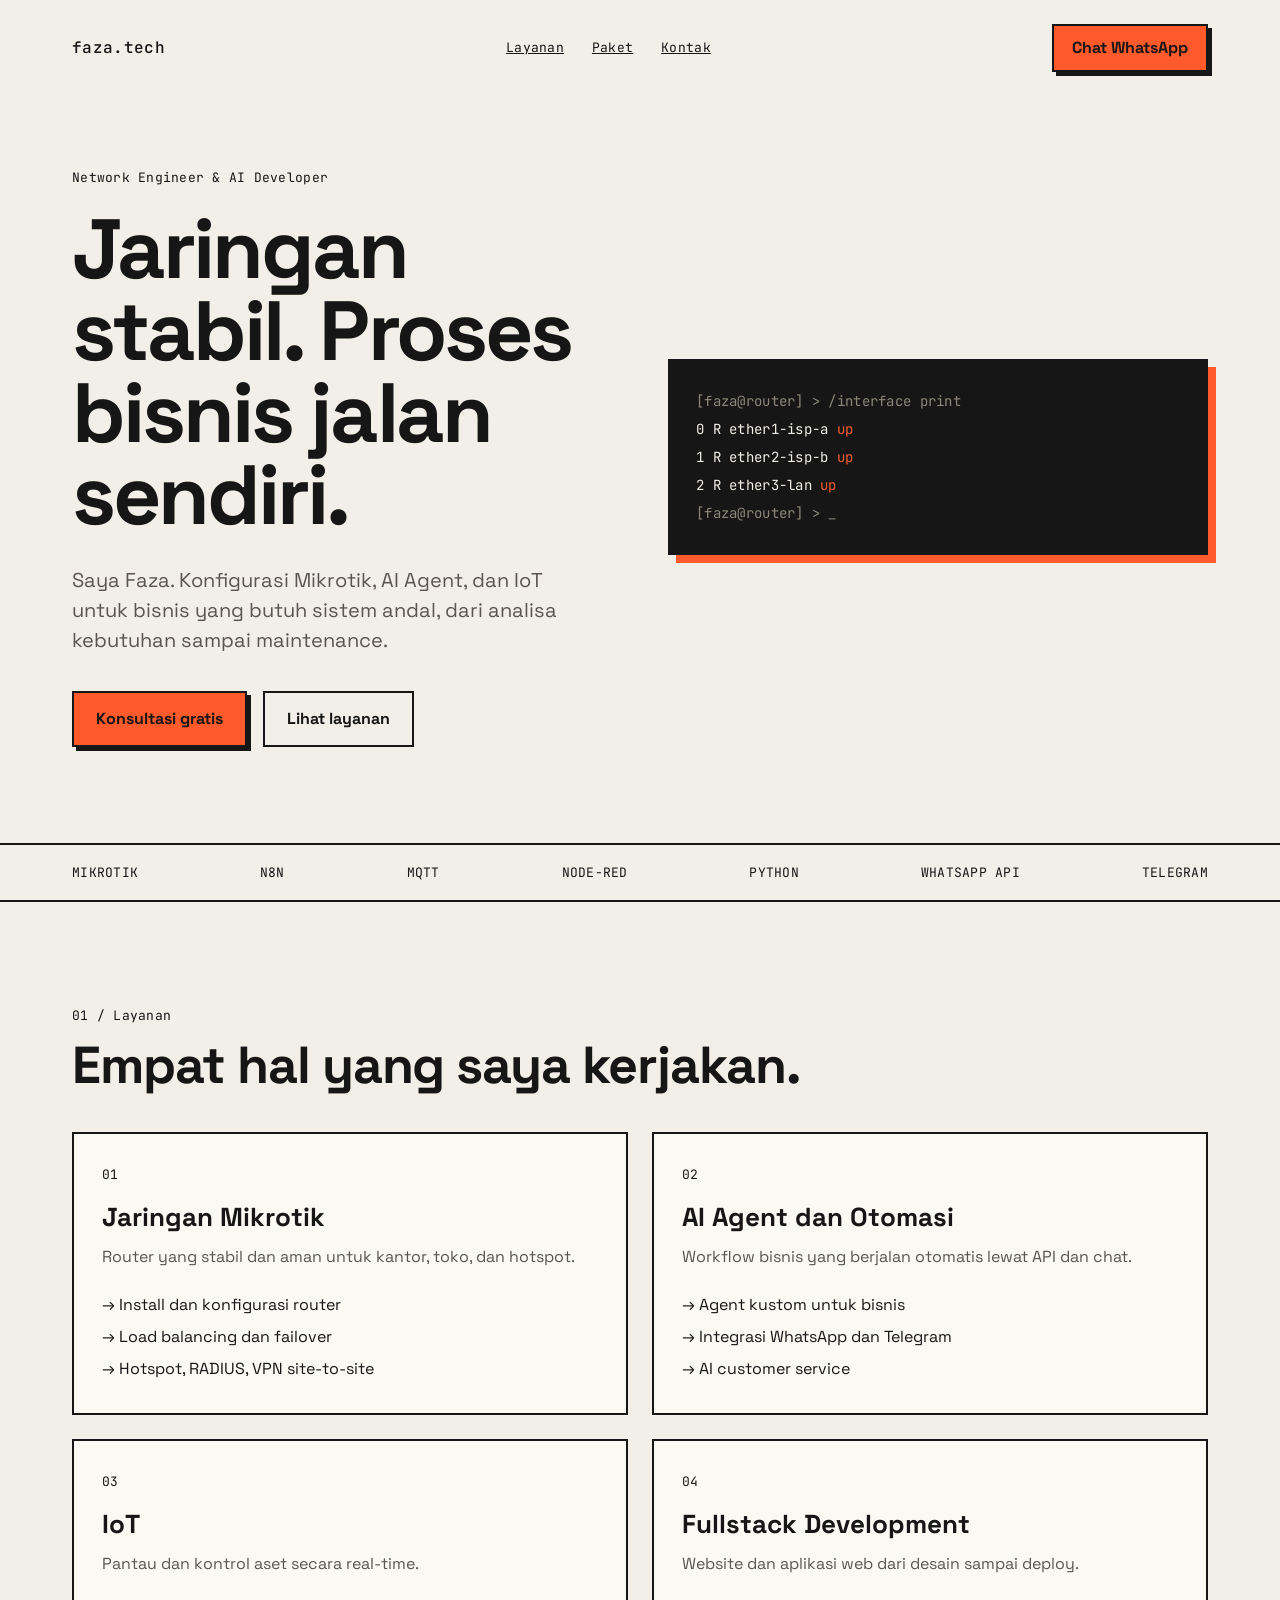
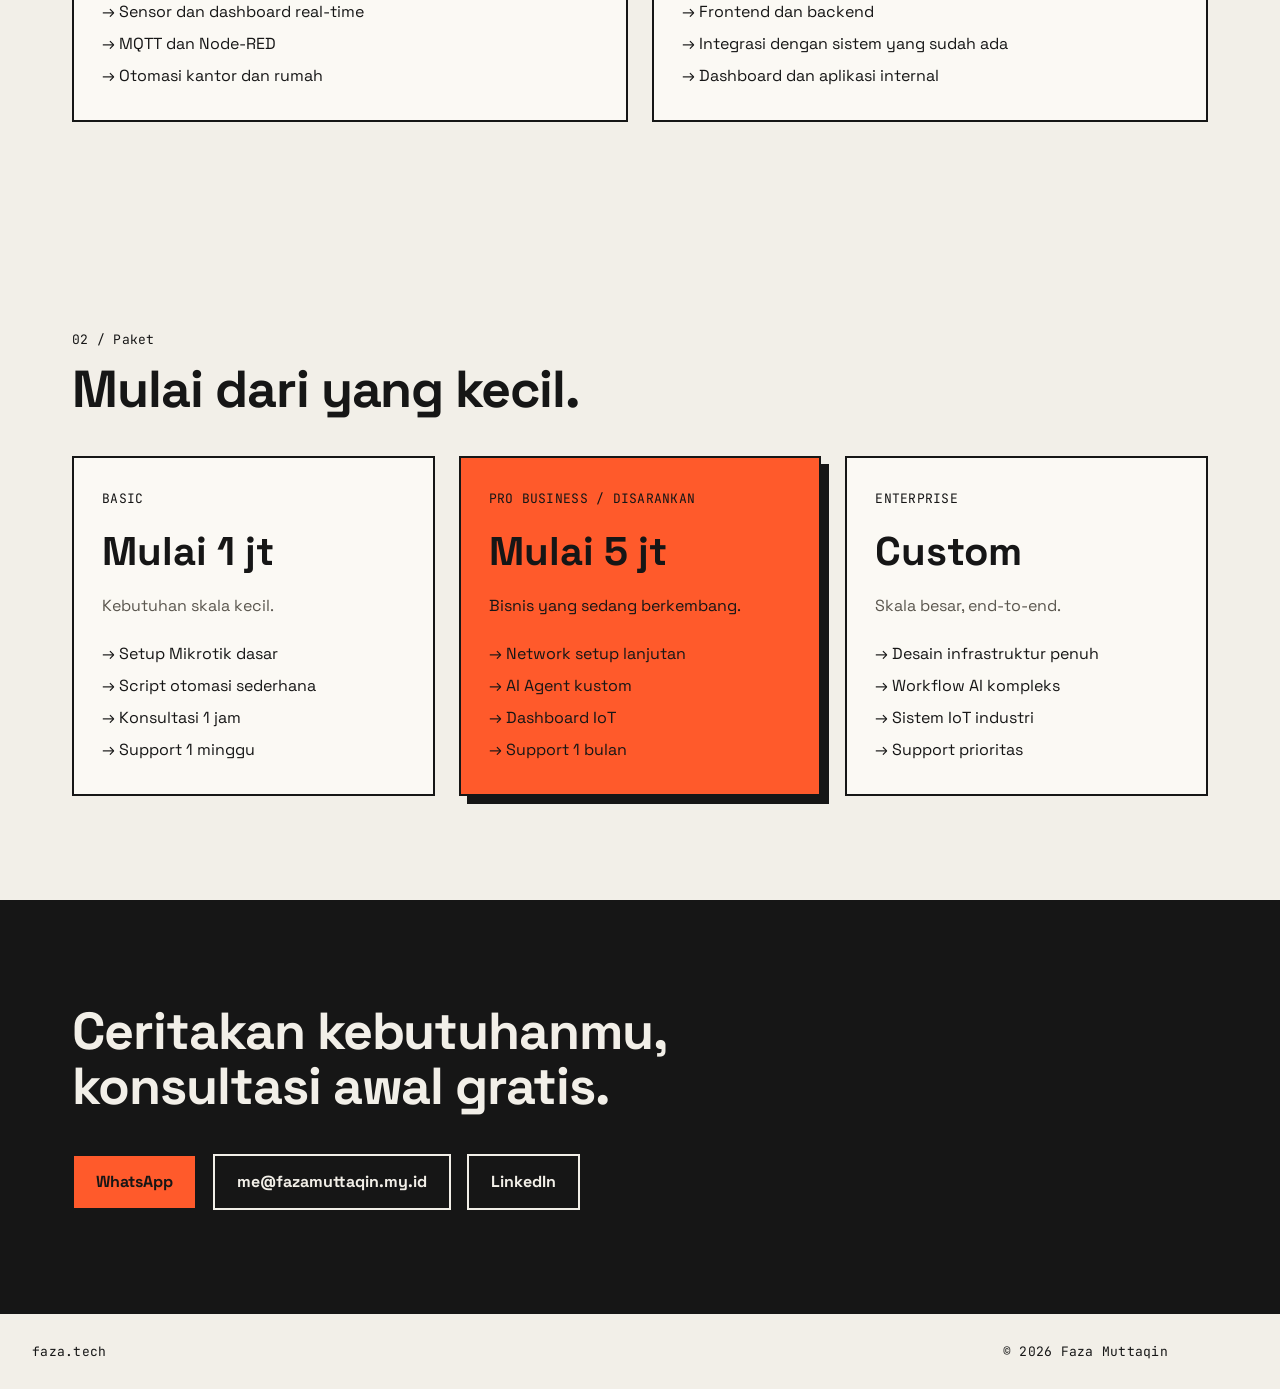
<file: index.html>
<!DOCTYPE html>
<html lang="id">
<head>
<meta charset="UTF-8">
<meta name="viewport" content="width=device-width, initial-scale=1.0">
<title>Faza | Network Engineer & AI Developer</title>
<meta name="description" content="Konfigurasi Mikrotik, AI Agent, dan IoT untuk bisnis yang butuh sistem andal. Konsultasi awal gratis.">
<meta property="og:title" content="Faza | Network Engineer & AI Developer">
<meta property="og:description" content="Jaringan stabil dan proses bisnis yang berjalan otomatis.">
<meta property="og:type" content="website">
<link rel="preconnect" href="https://fonts.googleapis.com">
<link rel="preconnect" href="https://fonts.gstatic.com" crossorigin>
<link href="https://fonts.googleapis.com/css2?family=Space+Grotesk:wght@400;500;700&family=JetBrains+Mono:wght@400;500&display=swap" rel="stylesheet">
<link rel="stylesheet" href="style.css">
</head>
<body>
<header class="w top">
<a class="m logo" href="#top">faza.tech</a>
<nav class="m" aria-label="Utama"><a href="#layanan">Layanan</a><a href="#paket">Paket</a><a href="#kontak">Kontak</a></nav>
<a class="btn bp sm" href="https://wa.me/6282134332504">Chat WhatsApp</a>
</header>

<main id="top">
<section class="w hero">
<div>
<p class="m">Network Engineer & AI Developer</p>
<h1>Jaringan stabil. Proses bisnis jalan sendiri.</h1>
<p class="lead">Saya Faza. Konfigurasi Mikrotik, AI Agent, dan IoT untuk bisnis yang butuh sistem andal, dari analisa kebutuhan sampai maintenance.</p>
<div class="cta"><a class="btn bp" href="#kontak">Konsultasi gratis</a><a class="btn" href="#layanan">Lihat layanan</a></div>
</div>
<div class="m term" aria-hidden="true">
<div class="dim">[faza@router] > /interface print</div>
<div>0  R  ether1-isp-a   <span class="up">up</span></div>
<div>1  R  ether2-isp-b   <span class="up">up</span></div>
<div>2  R  ether3-lan     <span class="up">up</span></div>
<div class="dim">[faza@router] > _</div>
</div>
</section>

<div class="m strip"><div class="w"><span>MIKROTIK</span><span>N8N</span><span>MQTT</span><span>NODE-RED</span><span>PYTHON</span><span>WHATSAPP API</span><span>TELEGRAM</span></div></div>

<section id="layanan" class="w sec">
<p class="m">01 / Layanan</p>
<h2>Empat hal yang saya kerjakan.</h2>
<div class="g4">
<article class="card"><span class="m">01</span><h3>Jaringan Mikrotik</h3><p>Router yang stabil dan aman untuk kantor, toko, dan hotspot.</p><ul><li>→ Install dan konfigurasi router</li><li>→ Load balancing dan failover</li><li>→ Hotspot, RADIUS, VPN site-to-site</li></ul></article>
<article class="card"><span class="m">02</span><h3>AI Agent dan Otomasi</h3><p>Workflow bisnis yang berjalan otomatis lewat API dan chat.</p><ul><li>→ Agent kustom untuk bisnis</li><li>→ Integrasi WhatsApp dan Telegram</li><li>→ AI customer service</li></ul></article>
<article class="card"><span class="m">03</span><h3>IoT</h3><p>Pantau dan kontrol aset secara real-time.</p><ul><li>→ Sensor dan dashboard real-time</li><li>→ MQTT dan Node-RED</li><li>→ Otomasi kantor dan rumah</li></ul></article><article class="card"><span class="m">04</span><h3>Fullstack Development</h3><p>Website dan aplikasi web dari desain sampai deploy.</p><ul><li>→ Frontend dan backend</li><li>→ Integrasi dengan sistem yang sudah ada</li><li>→ Dashboard dan aplikasi internal</li></ul></article>
</div>
</section>

<!-- TODO: bagian Proyek disembunyikan sampai ada data klien asli.
Format per baris: <div class="row"><span class="m">JENIS</span><h3>Nama klien</h3><p>Hasil terukur.</p></div>
Lalu tambahkan link "Proyek" di nav. -->

<section id="paket" class="w sec">
<p class="m">02 / Paket</p>
<h2>Mulai dari yang kecil.</h2>
<div class="g3">
<article class="card"><span class="m">BASIC</span><div class="price">Mulai 1 jt</div><p>Kebutuhan skala kecil.</p><ul><li>→ Setup Mikrotik dasar</li><li>→ Script otomasi sederhana</li><li>→ Konsultasi 1 jam</li><li>→ Support 1 minggu</li></ul></article>
<article class="card feat"><span class="m">PRO BUSINESS / DISARANKAN</span><div class="price">Mulai 5 jt</div><p>Bisnis yang sedang berkembang.</p><ul><li>→ Network setup lanjutan</li><li>→ AI Agent kustom</li><li>→ Dashboard IoT</li><li>→ Support 1 bulan</li></ul></article>
<article class="card"><span class="m">ENTERPRISE</span><div class="price">Custom</div><p>Skala besar, end-to-end.</p><ul><li>→ Desain infrastruktur penuh</li><li>→ Workflow AI kompleks</li><li>→ Sistem IoT industri</li><li>→ Support prioritas</li></ul></article>
</div>
</section>

<section id="kontak" class="dark">
<div class="w">
<h2>Ceritakan kebutuhanmu, konsultasi awal gratis.</h2>
<div class="cta">
<a class="btn bp" href="https://wa.me/6282134332504">WhatsApp</a>
<a class="btn inv" href="mailto:me@fazamuttaqin.my.id">me@fazamuttaqin.my.id</a>
<a class="btn inv" href="https://www.linkedin.com/in/muhammad-faza-muttaqin-16568363/">LinkedIn</a>
</div>
</div>
</section>
</main>

<footer class="m w foot"><span>faza.tech</span><span>© <span id="y">2026</span> Faza Muttaqin</span></footer>
<script src="script.js"></script>
</body>
</html>
</file>
<file: style.css>
:root{--ink:#161616;--paper:#F2EFE8;--card:#FBF9F4;--mut:#5A564E;--acc:#FF5A2B}
*{box-sizing:border-box}
html{scroll-behavior:smooth}
body{margin:0;background:var(--paper);color:var(--ink);font-family:'Space Grotesk',system-ui,sans-serif;line-height:1.5}
a{color:inherit}
a:focus-visible{outline:3px solid var(--ink);outline-offset:3px}
.w{max-width:1200px;margin:0 auto;padding:0 32px}
.m{font-family:'JetBrains Mono',ui-monospace,monospace;font-size:13px;letter-spacing:.02em;margin:0}
.btn{display:inline-block;padding:14px 22px;border:2px solid var(--ink);font-weight:700;text-decoration:none;color:var(--ink);transition:transform .15s}
.btn:hover{transform:translate(-2px,-2px)}
.bp{background:var(--acc);box-shadow:4px 4px 0 var(--ink)}
.sm{padding:10px 18px}
.top{display:flex;justify-content:space-between;align-items:center;flex-wrap:wrap;gap:16px;padding-top:24px;padding-bottom:24px}
.top nav{display:flex;gap:28px;flex-wrap:wrap}
.logo{font-weight:500;font-size:16px;text-decoration:none}
.hero{display:grid;grid-template-columns:repeat(auto-fit,minmax(min(100%,340px),1fr));gap:56px;align-items:center;padding-top:72px;padding-bottom:96px}
h1{font-size:clamp(44px,7vw,84px);line-height:.98;letter-spacing:-.035em;margin:20px 0 28px}
.lead{font-size:20px;color:var(--mut);max-width:520px;margin:0 0 36px}
.cta{display:flex;gap:16px;flex-wrap:wrap}
.term{background:var(--ink);color:var(--paper);padding:28px;line-height:2;font-size:14px;box-shadow:8px 8px 0 var(--acc);overflow-x:auto}
.dim{color:#8C877C}
.up{color:var(--acc)}
.strip{border-block:2px solid var(--ink);padding:18px 0}
.strip .w{display:flex;gap:12px 36px;flex-wrap:wrap;justify-content:space-between}
.sec{padding-top:104px;padding-bottom:104px}
h2{font-size:clamp(34px,5vw,52px);line-height:1.05;letter-spacing:-.02em;margin:12px 0 40px}
.g3{display:grid;grid-template-columns:repeat(auto-fit,minmax(min(100%,300px),1fr));gap:24px}
.g4{display:grid;grid-template-columns:repeat(2,1fr);gap:24px}.card{border:2px solid var(--ink);padding:28px;background:var(--card)}
.card h3{font-size:26px;margin:12px 0 0}
.card p{color:var(--mut);margin:8px 0 0}
.card ul{list-style:none;padding:0;margin:20px 0 0;line-height:2}
.price{font-size:40px;font-weight:700;margin:12px 0}
.feat{background:var(--acc);box-shadow:8px 8px 0 var(--ink)}
.feat p{color:var(--ink)}
.dark{background:var(--ink);color:var(--paper);padding:104px 0}
.dark h2{margin-top:0;max-width:760px}
.inv{color:var(--paper);border-color:var(--paper)}
.foot{display:flex;justify-content:space-between;flex-wrap:wrap;gap:8px;padding-top:28px;padding-bottom:28px}
@media(max-width:760px){.w{padding:0 20px}}@media(max-width:700px){.g4{grid-template-columns:1fr}}
</file>
